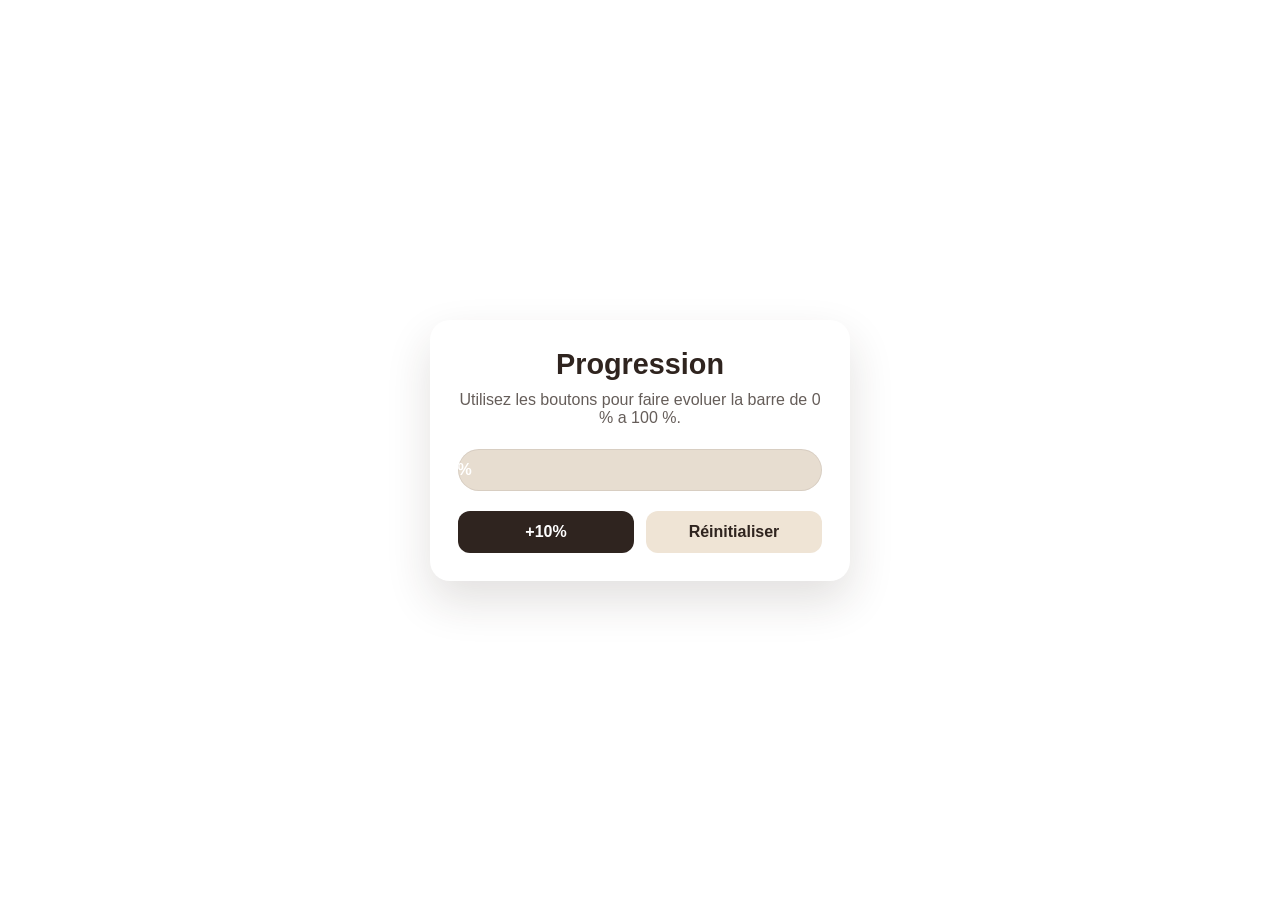
<file: Ex 2/index.html>
<!DOCTYPE html>
<html lang="en">
<head>
    <meta charset="UTF-8">
    <meta name="viewport" content="width=device-width, initial-scale=1.0">
    <title>Barre de progression</title>
    <link rel="stylesheet" href="style.css">
    <script src="script.js" defer></script>
</head>
<body>
    <main class="card">
        <h1>Progression</h1>
        <p>Utilisez les boutons pour faire evoluer la barre de 0 % a 100 %.</p>

        <div
            class="progress-track"
            role="progressbar"
            aria-valuemin="0"
            aria-valuemax="100"
            aria-valuenow="0"
            aria-label="Niveau de progression"
        >
            <div id="progress-fill" class="progress-fill">0 %</div>
        </div>

        <div class="actions">
            <button id="increase-btn" class="increase" type="button">+10%</button>
            <button id="reset-btn" class="reset" type="button">R&eacute;initialiser</button>
        </div>
    </main>
</body>
</html>
</file>
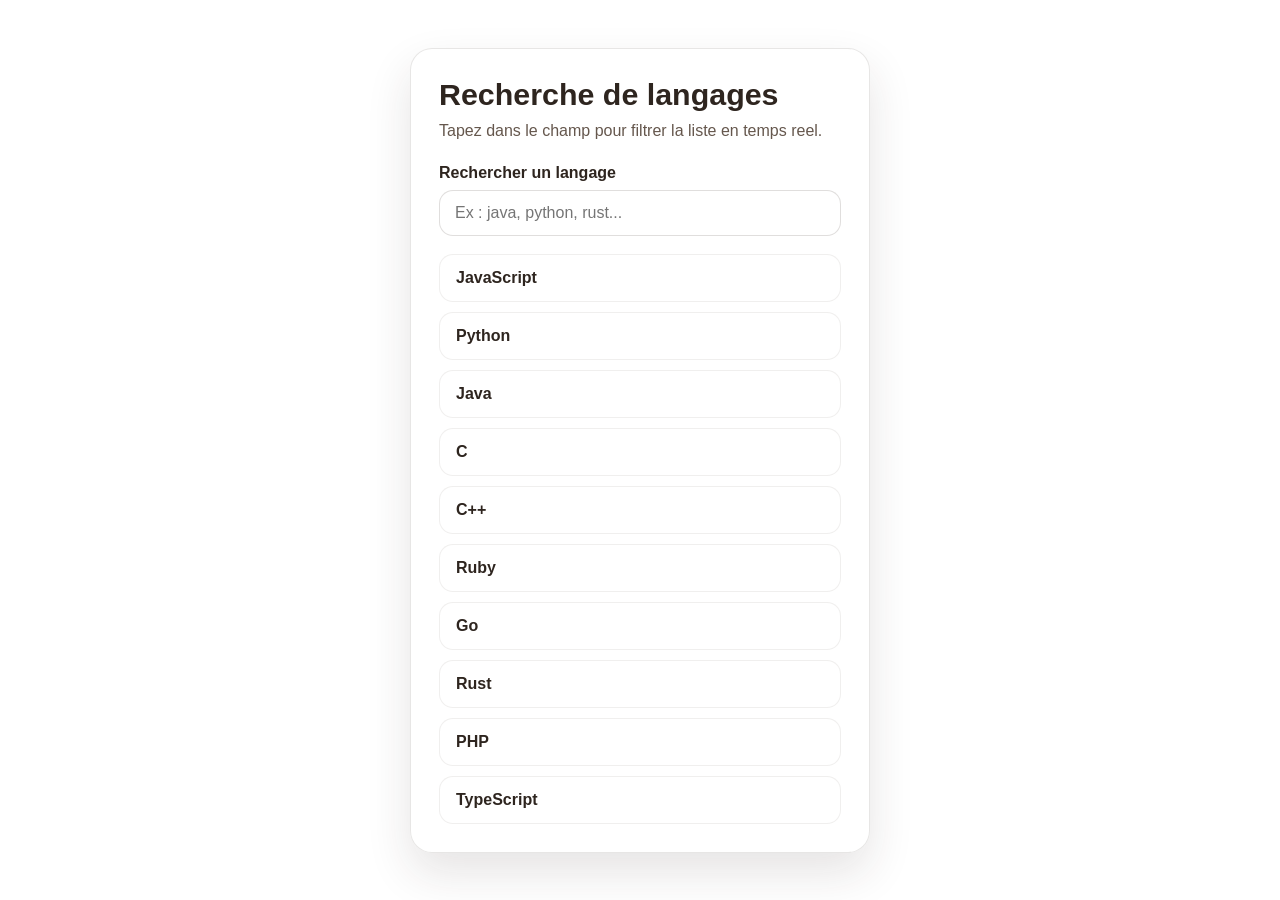
<file: Ex 3/index.html>
<!DOCTYPE html>
<html lang="en">
<head>
    <meta charset="UTF-8">
    <meta name="viewport" content="width=device-width, initial-scale=1.0">
    <title>Recherche dans une liste</title>
    <link rel="stylesheet" href="style.css">
    <script src="script.js" defer></script>
</head>
<body>
    <main class="card">
        <h1>Recherche de langages</h1>
        <p>Tapez dans le champ pour filtrer la liste en temps reel.</p>

        <label class="search-label" for="search-input">Rechercher un langage</label>
        <input
            id="search-input"
            class="search-input"
            type="text"
            placeholder="Ex : java, python, rust..."
            autocomplete="off"
        >

        <ul id="language-list" class="language-list">
            <li>JavaScript</li>
            <li>Python</li>
            <li>Java</li>
            <li>C</li>
            <li>C++</li>
            <li>Ruby</li>
            <li>Go</li>
            <li>Rust</li>
            <li>PHP</li>
            <li>TypeScript</li>
        </ul>

        <p id="empty-message" class="empty-message" hidden>Aucun element ne correspond a votre recherche.</p>
    </main>
</body>
</html>
</file>
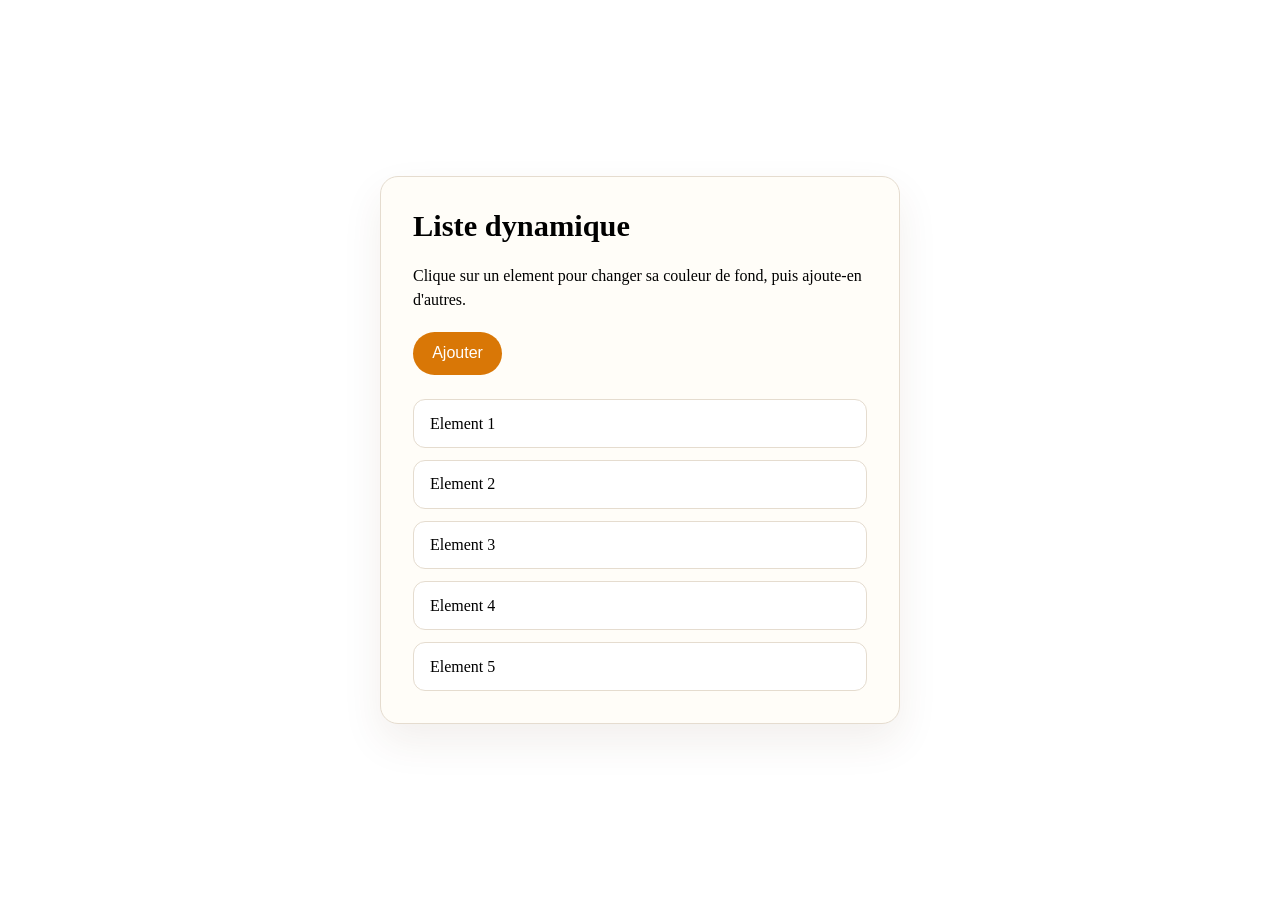
<file: Ex 4/index.html>
<!DOCTYPE html>
<html lang="en">
<head>
  <meta charset="UTF-8">
  <meta name="viewport" content="width=device-width, initial-scale=1.0">
  <title>Liste dynamique</title>
  <link rel="stylesheet" href="style.css">
</head>
<body>
  <main class="card">
    <h1>Liste dynamique</h1>
    <p>Clique sur un element pour changer sa couleur de fond, puis ajoute-en d'autres.</p>
    <button id="addBtn" type="button">Ajouter</button>
    <ul id="itemList"></ul>
  </main>
  <script src="script.js"></script>
</body>
</html>
</file>
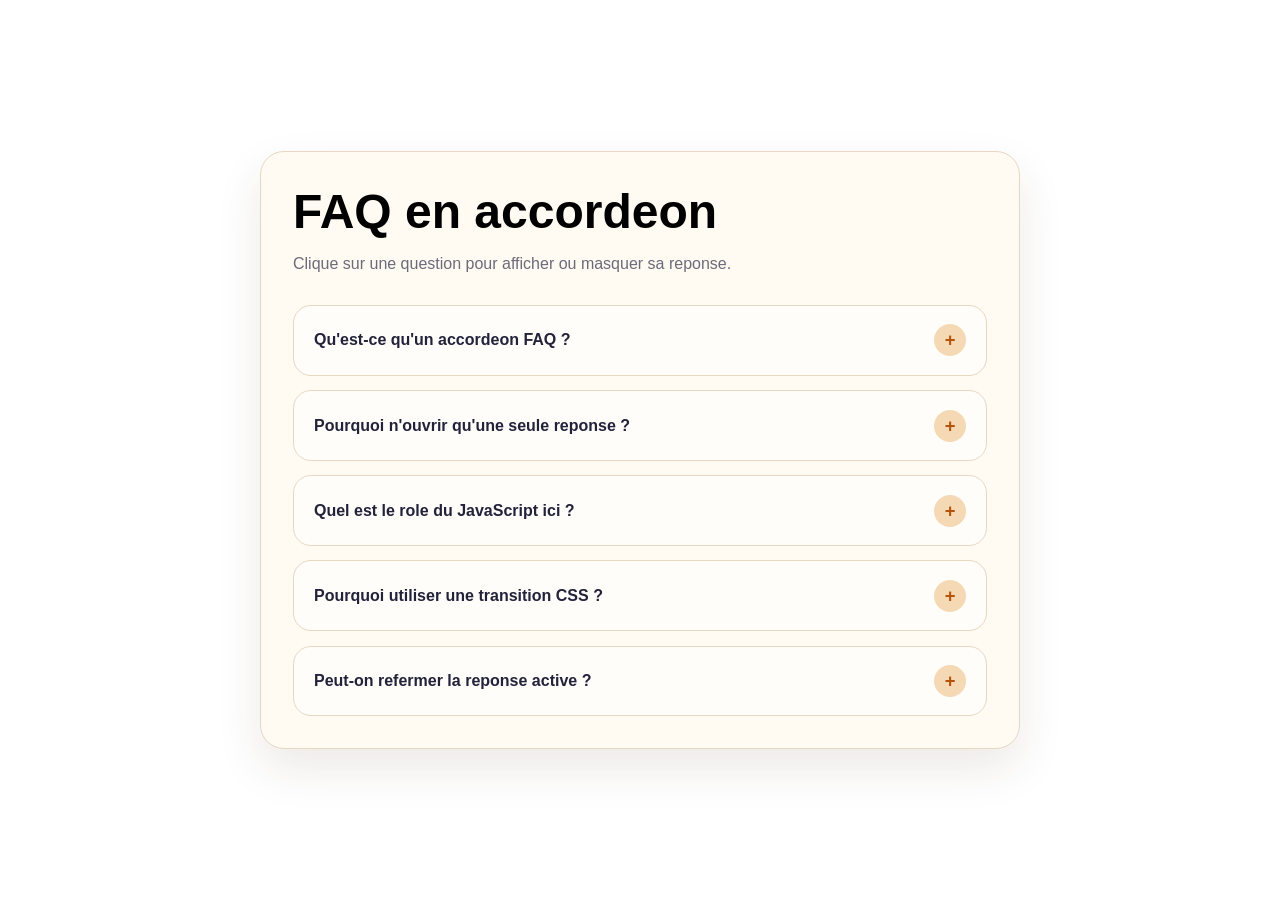
<file: Ex 5/index.html>
<!DOCTYPE html>
<html lang="en">
<head>
  <meta charset="UTF-8">
  <meta name="viewport" content="width=device-width, initial-scale=1.0">
  <title>FAQ</title>
  <link rel="stylesheet" href="style.css">
</head>
<body>
  <main class="faq-shell">
    <section class="faq">
      <h1>FAQ en accordeon</h1>
      <p class="intro">
        Clique sur une question pour afficher ou masquer sa reponse.
      </p>

      <div class="faq-list">
        <article class="faq-item">
          <button class="faq-question" type="button" aria-expanded="false">
            <span>Qu'est-ce qu'un accordeon FAQ ?</span>
            <span class="faq-icon" aria-hidden="true">+</span>
          </button>
          <div class="faq-answer">
            <p>
              C'est un bloc interactif qui montre ou cache une reponse quand on clique sur une question.
            </p>
          </div>
        </article>

        <article class="faq-item">
          <button class="faq-question" type="button" aria-expanded="false">
            <span>Pourquoi n'ouvrir qu'une seule reponse ?</span>
            <span class="faq-icon" aria-hidden="true">+</span>
          </button>
          <div class="faq-answer">
            <p>
              Cela garde l'interface plus lisible et evite d'avoir une longue liste completement ouverte.
            </p>
          </div>
        </article>

        <article class="faq-item">
          <button class="faq-question" type="button" aria-expanded="false">
            <span>Quel est le role du JavaScript ici ?</span>
            <span class="faq-icon" aria-hidden="true">+</span>
          </button>
          <div class="faq-answer">
            <p>
              Il gere le clic sur les questions, ferme l'ancienne reponse ouverte et anime la nouvelle.
            </p>
          </div>
        </article>

        <article class="faq-item">
          <button class="faq-question" type="button" aria-expanded="false">
            <span>Pourquoi utiliser une transition CSS ?</span>
            <span class="faq-icon" aria-hidden="true">+</span>
          </button>
          <div class="faq-answer">
            <p>
              La transition rend l'ouverture et la fermeture plus fluides et plus agreables a regarder.
            </p>
          </div>
        </article>

        <article class="faq-item">
          <button class="faq-question" type="button" aria-expanded="false">
            <span>Peut-on refermer la reponse active ?</span>
            <span class="faq-icon" aria-hidden="true">+</span>
          </button>
          <div class="faq-answer">
            <p>
              Oui. Un clic sur la question deja ouverte masque sa reponse sans en ouvrir une autre.
            </p>
          </div>
        </article>
      </div>
    </section>
  </main>

  <script src="script.js"></script>
</body>
</html>
</file>
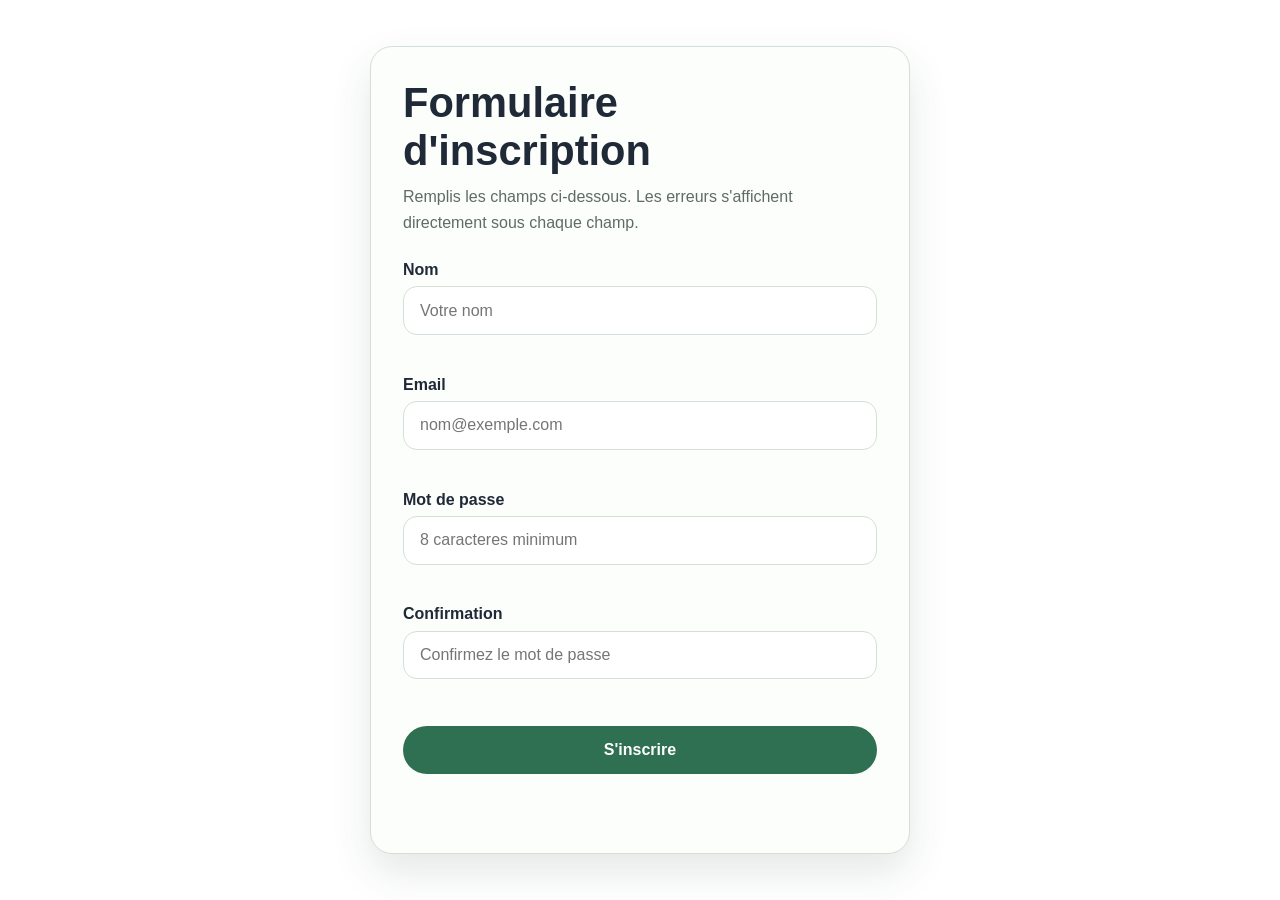
<file: Ex 6/index.html>
<!DOCTYPE html>
<html lang="en">
<head>
  <meta charset="UTF-8">
  <meta name="viewport" content="width=device-width, initial-scale=1.0">
  <title>Formulaire</title>
  <link rel="stylesheet" href="style.css">
</head>
<body>
  <main class="page">
    <section class="form-card">
      <h1>Formulaire d'inscription</h1>
      <p class="intro">
        Remplis les champs ci-dessous. Les erreurs s'affichent directement sous chaque champ.
      </p>

      <form id="signupForm" novalidate>
        <div class="field">
          <label for="name">Nom</label>
          <input id="name" name="name" type="text" placeholder="Votre nom">
          <p class="error-message" id="nameError"></p>
        </div>

        <div class="field">
          <label for="email">Email</label>
          <input id="email" name="email" type="email" placeholder="nom@exemple.com">
          <p class="error-message" id="emailError"></p>
        </div>

        <div class="field">
          <label for="password">Mot de passe</label>
          <input id="password" name="password" type="password" placeholder="8 caracteres minimum">
          <p class="error-message" id="passwordError"></p>
        </div>

        <div class="field">
          <label for="confirmPassword">Confirmation</label>
          <input id="confirmPassword" name="confirmPassword" type="password" placeholder="Confirmez le mot de passe">
          <p class="error-message" id="confirmPasswordError"></p>
        </div>

        <button type="submit">S'inscrire</button>
        <p class="success-message" id="successMessage"></p>
      </form>
    </section>
  </main>

  <script src="script.js"></script>
</body>
</html>
</file>
<file: Ex 2/style.css>
:root {
    --track: #e7ddd0;
    --fill-start: #ff7a59;
    --fill-end: #f4b942;
    --text: #2f241f;
}

* {
    box-sizing: border-box;
}

body {
    margin: 0;
    min-height: 100vh;
    display: grid;
    place-items: center;
    padding: 24px;
    font-family: "Segoe UI", Tahoma, Geneva, Verdana, sans-serif;
    background:
        radial-gradient(circle at top left, rgba(255, 122, 89, 0.18), transparent 30%),
        linear-gradient(135deg, var(--bg), #efe4d5);
    color: var(--text);
}

.card {
    width: min(100%, 420px);
    padding: 28px;
    border-radius: 20px;
    background: var(--panel);
    box-shadow: 0 20px 45px rgba(47, 36, 31, 0.14);
}

h1 {
    margin: 0 0 10px;
    font-size: 1.8rem;
    text-align: center;
}

p {
    margin: 0 0 22px;
    text-align: center;
    color: rgba(47, 36, 31, 0.74);
}

.progress-track {
    width: 100%;
    height: 42px;
    overflow: hidden;
    border-radius: 999px;
    background: var(--track);
    box-shadow: inset 0 0 0 1px rgba(47, 36, 31, 0.08);
}

.progress-fill {
    display: flex;
    align-items: center;
    justify-content: center;
    width: 0%;
    height: 100%;
    border-radius: inherit;
    background: linear-gradient(90deg, var(--fill-start), var(--fill-end));
    color: #ffffff;
    font-weight: 700;
    white-space: nowrap;
    transition: width 0.25s ease;
}

.actions {
    display: flex;
    gap: 12px;
    margin-top: 20px;
}

button {
    flex: 1;
    border: 0;
    border-radius: 12px;
    padding: 12px 14px;
    font-size: 1rem;
    font-weight: 700;
    cursor: pointer;
    transition: transform 0.15s ease, box-shadow 0.15s ease;
}

button:hover {
    transform: translateY(-1px);
    box-shadow: 0 12px 20px rgba(47, 36, 31, 0.12);
}

.increase {
    background: #2f241f;
    color: #ffffff;
}

.reset {
    background: #efe4d5;
    color: var(--text);
}
</file>
<file: Ex 3/style.css>
:root {
    --bg-end: #e6dfd2;
    --panel: rgba(255, 255, 255, 0.86);
    --border: rgba(63, 52, 43, 0.12);
    --text: #2e251f;
    --muted: #65574d;
    --accent: #c46a2f;
    --accent-soft: rgba(196, 106, 47, 0.14);
}

* {
    box-sizing: border-box;
}

body {
    margin: 0;
    min-height: 100vh;
    display: grid;
    place-items: center;
    padding: 24px;
    font-family: "Segoe UI", Tahoma, Geneva, Verdana, sans-serif;
    color: var(--text);
    background:
        radial-gradient(circle at top left, rgba(196, 106, 47, 0.18), transparent 32%),
        linear-gradient(135deg, var(--bg-start), var(--bg-end));
}

.card {
    width: min(100%, 460px);
    padding: 28px;
    border: 1px solid var(--border);
    border-radius: 22px;
    background: var(--panel);
    box-shadow: 0 20px 45px rgba(46, 37, 31, 0.12);
    backdrop-filter: blur(10px);
}

h1 {
    margin: 0 0 10px;
    font-size: 1.9rem;
}

p {
    margin: 0;
    color: var(--muted);
}

.search-label {
    display: inline-block;
    margin-top: 24px;
    margin-bottom: 8px;
    font-weight: 700;
}

.search-input {
    width: 100%;
    padding: 13px 15px;
    border: 1px solid rgba(63, 52, 43, 0.16);
    border-radius: 14px;
    font-size: 1rem;
    outline: none;
    transition: border-color 0.2s ease, box-shadow 0.2s ease, background-color 0.2s ease;
}

.search-input:focus {
    border-color: var(--accent);
    box-shadow: 0 0 0 4px var(--accent-soft);
    background: #fffdfb;
}

.language-list {
    margin: 18px 0 0;
    padding: 0;
    list-style: none;
    display: grid;
    gap: 10px;
}

.language-list li {
    padding: 14px 16px;
    border-radius: 14px;
    background: rgba(255, 255, 255, 0.68);
    border: 1px solid rgba(63, 52, 43, 0.08);
    font-weight: 600;
}

.empty-message {
    margin-top: 16px;
    font-weight: 600;
    color: var(--accent);
}
</file>
<file: Ex 4/style.css>
:root {
  --card: #fffdf8;
  --text: #1f2937;
  --accent: #d97706;
  --accent-soft: #fde6bf;
  --border: #e5dccf;
}

* {
  box-sizing: border-box;
}

body {
  margin: 0;
  min-height: 100vh;
  display: grid;
  place-items: center;
  font-family: Georgia, "Times New Roman", serif;
}

.card {
  width: min(92vw, 520px);
  padding: 2rem;
  border: 1px solid var(--border);
  border-radius: 18px;
  background: var(--card);
  box-shadow: 0 18px 40px rgba(84, 54, 20, 0.08);
}

h1 {
  margin-top: 0;
  font-size: 1.9rem;
}

p {
  margin-bottom: 1.2rem;
  line-height: 1.5;
}

button {
  padding: 0.8rem 1.2rem;
  border: none;
  border-radius: 999px;
  background: var(--accent);
  color: white;
  font-size: 1rem;
  cursor: pointer;
  transition: transform 0.2s ease, opacity 0.2s ease;
}

button:hover {
  opacity: 0.92;
  transform: translateY(-1px);
}

ul {
  margin: 1.5rem 0 0;
  padding: 0;
  list-style: none;
  display: grid;
  gap: 0.75rem;
}

li {
  padding: 0.9rem 1rem;
  border: 1px solid var(--border);
  border-radius: 12px;
  background: white;
  cursor: pointer;
  transition: background-color 0.2s ease, transform 0.2s ease;
}

li:hover {
  transform: translateX(4px);
}

li.active {
  background: var(--accent-soft);
}
</file>
<file: Ex 5/style.css>
:root {
  --page-bg: #f5efe6;
  --panel-bg: #fffaf2;
  --card-bg: #fffdf9;
  --text: #22223b;
  --muted: #6b6b7a;
  --border: #e7d7c3;
  --accent: #b45309;
  --accent-soft: #f5d9b4;
}

* {
  box-sizing: border-box;
}

body {
  margin: 0;
  min-height: 100vh;
  font-family: "Trebuchet MS", Verdana, sans-serif;
}

.faq-shell {
  min-height: 100vh;
  display: grid;
  place-items: center;
  padding: 2rem 1rem;
}

.faq {
  width: min(92vw, 760px);
  padding: 2rem;
  border: 1px solid var(--border);
  border-radius: 24px;
  background: var(--panel-bg);
  box-shadow: 0 20px 45px rgba(79, 49, 16, 0.1);
}

h1 {
  margin: 0;
  font-size: clamp(2rem, 4vw, 3rem);
}

.intro {
  margin: 0.75rem 0 1.8rem;
  color: var(--muted);
  line-height: 1.6;
}

.faq-list {
  display: grid;
  gap: 0.9rem;
}

.faq-item {
  border: 1px solid var(--border);
  border-radius: 18px;
  background: var(--card-bg);
  overflow: hidden;
  transition: border-color 0.3s ease, box-shadow 0.3s ease, transform 0.3s ease;
}

.faq-item.open {
  border-color: #e0b176;
  box-shadow: 0 14px 30px rgba(180, 83, 9, 0.12);
  transform: translateY(-2px);
}

.faq-question {
  width: 100%;
  border: none;
  background: transparent;
  padding: 1.15rem 1.25rem;
  display: flex;
  align-items: center;
  justify-content: space-between;
  gap: 1rem;
  text-align: left;
  font-size: 1rem;
  font-weight: 700;
  color: var(--text);
  cursor: pointer;
}

.faq-question:hover {
  background: #fff7ee;
}

.faq-icon {
  flex-shrink: 0;
  display: inline-grid;
  place-items: center;
  width: 2rem;
  height: 2rem;
  border-radius: 50%;
  background: var(--accent-soft);
  color: var(--accent);
  font-size: 1.15rem;
  transition: transform 0.35s ease, background-color 0.35s ease;
}

.faq-item.open .faq-icon {
  transform: rotate(45deg);
  background: #f2c38d;
}

.faq-answer {
  max-height: 0;
  overflow: hidden;
  padding: 0 1.25rem;
  opacity: 0;
  transition:
    max-height 0.4s ease,
    opacity 0.25s ease,
    padding 0.4s ease;
}

.faq-answer p {
  margin: 0;
  padding-bottom: 1.15rem;
  color: var(--muted);
  line-height: 1.65;
}

.faq-item.open .faq-answer {
  opacity: 1;
  padding-top: 0.15rem;
}
</file>
<file: Ex 6/style.css>
:root {
  --bg-top: #eef7f0;
  --bg-bottom: #dcecdf;
  --card-bg: #fcfefb;
  --text: #1f2937;
  --muted: #5f6b66;
  --border: #d4dfd8;
  --accent: #2f6f52;
  --accent-dark: #245740;
  --error: #b42318;
  --error-bg: #fff1ef;
  --success: #146c43;
  --success-bg: #e9f8ef;
}

* {
  box-sizing: border-box;
}

body {
  margin: 0;
  min-height: 100vh;
  font-family: "Segoe UI", Tahoma, Geneva, Verdana, sans-serif;
  color: var(--text);
}

.page {
  min-height: 100vh;
  display: grid;
  place-items: center;
  padding: 2rem 1rem;
}

.form-card {
  width: min(92vw, 540px);
  padding: 2rem;
  border: 1px solid var(--border);
  border-radius: 22px;
  background: var(--card-bg);
  box-shadow: 0 18px 40px rgba(34, 64, 47, 0.12);
}

h1 {
  margin: 0 0 0.6rem;
  font-size: clamp(2rem, 4vw, 2.6rem);
}

.intro {
  margin: 0 0 1.6rem;
  color: var(--muted);
  line-height: 1.6;
}

form {
  display: grid;
  gap: 1rem;
}

.field {
  display: grid;
  gap: 0.45rem;
}

label {
  font-weight: 700;
}

input {
  width: 100%;
  padding: 0.9rem 1rem;
  border: 1px solid var(--border);
  border-radius: 14px;
  background: white;
  font-size: 1rem;
  color: var(--text);
  outline: none;
  transition: border-color 0.25s ease, box-shadow 0.25s ease, background-color 0.25s ease;
}

input:focus {
  border-color: var(--accent);
  box-shadow: 0 0 0 4px rgba(47, 111, 82, 0.12);
}

input.input-error {
  border-color: var(--error);
  background: var(--error-bg);
}

button {
  margin-top: 0.35rem;
  padding: 0.95rem 1.2rem;
  border: none;
  border-radius: 999px;
  background: var(--accent);
  color: white;
  font-size: 1rem;
  font-weight: 700;
  cursor: pointer;
  transition: transform 0.2s ease, background-color 0.2s ease;
}

button:hover {
  background: var(--accent-dark);
  transform: translateY(-1px);
}

.error-message {
  min-height: 1.1rem;
  margin: 0;
  color: var(--error);
  font-size: 0.92rem;
}

.success-message {
  min-height: 1.2rem;
  margin: 0.25rem 0 0;
  padding: 0.85rem 1rem;
  border-radius: 14px;
  color: var(--success);
  background: transparent;
  font-weight: 600;
  transition: background-color 0.2s ease;
}

.success-message.visible {
  background: var(--success-bg);
}
</file>
